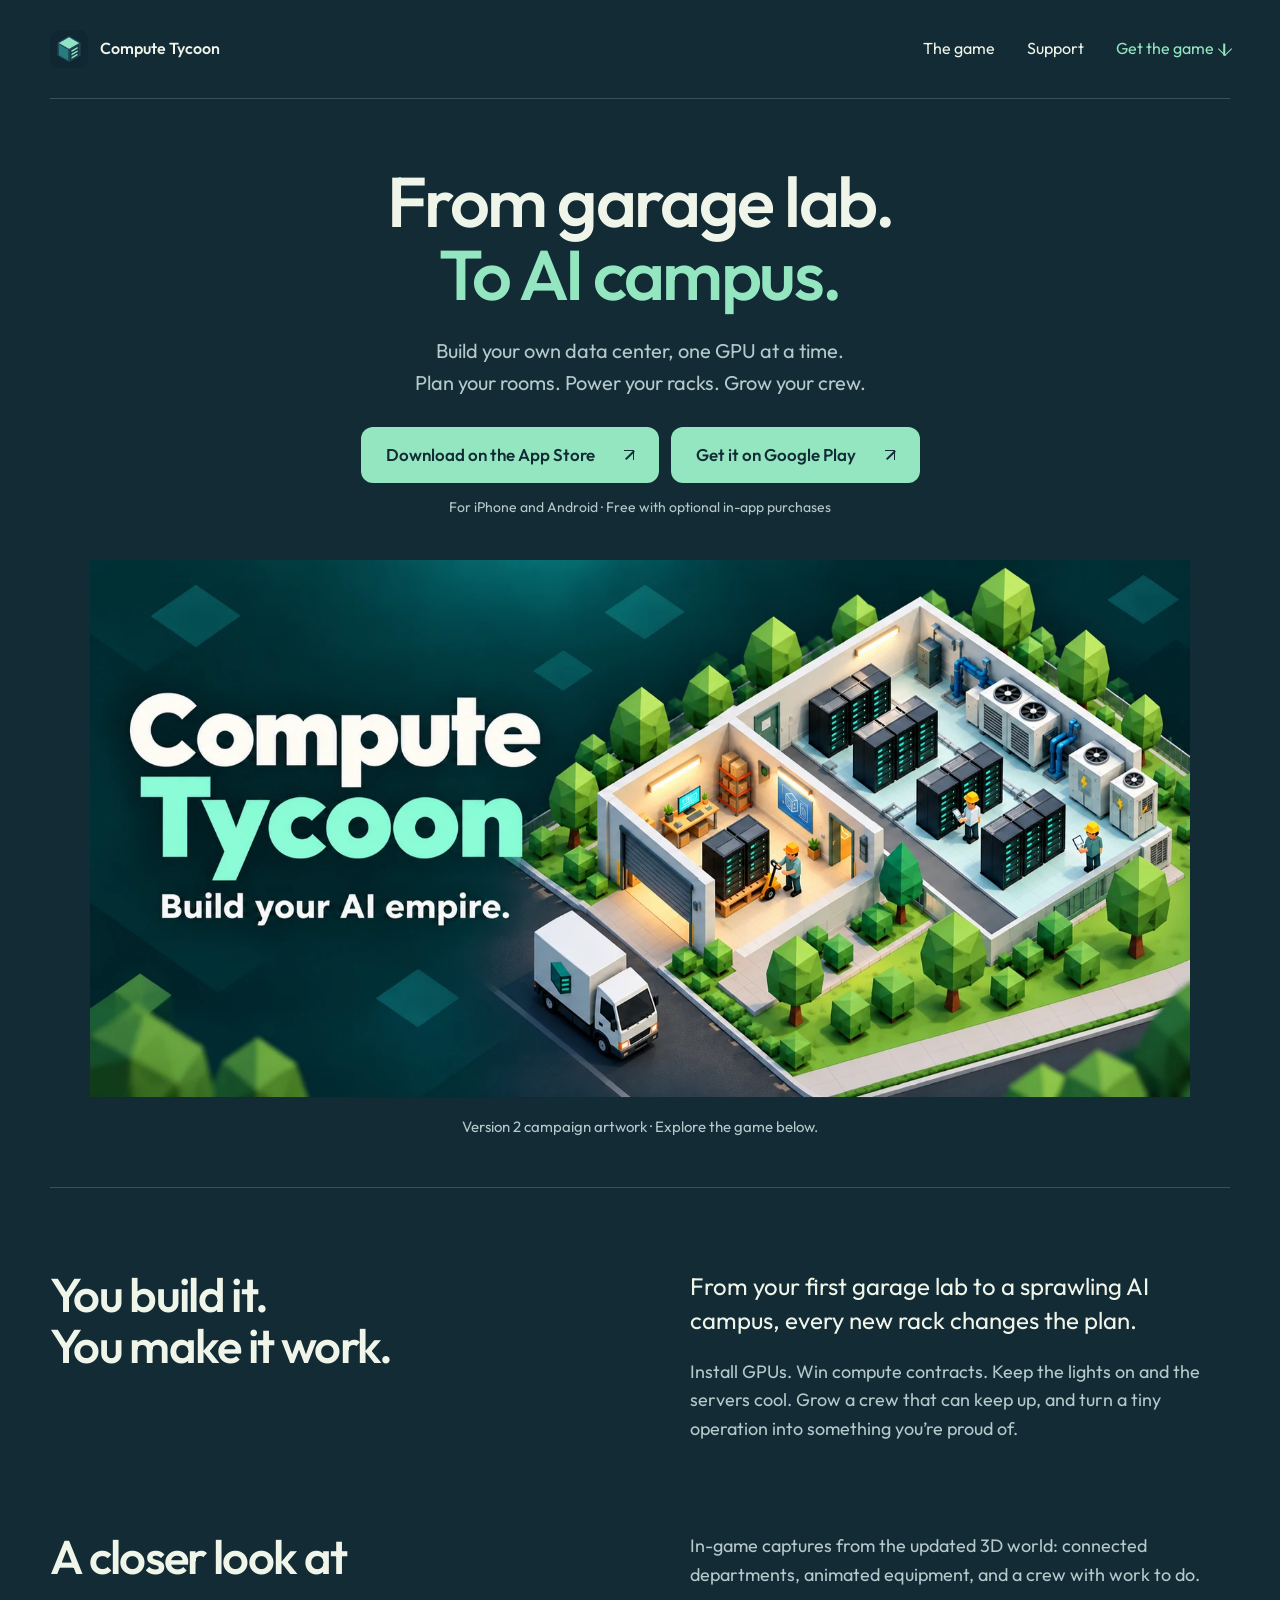
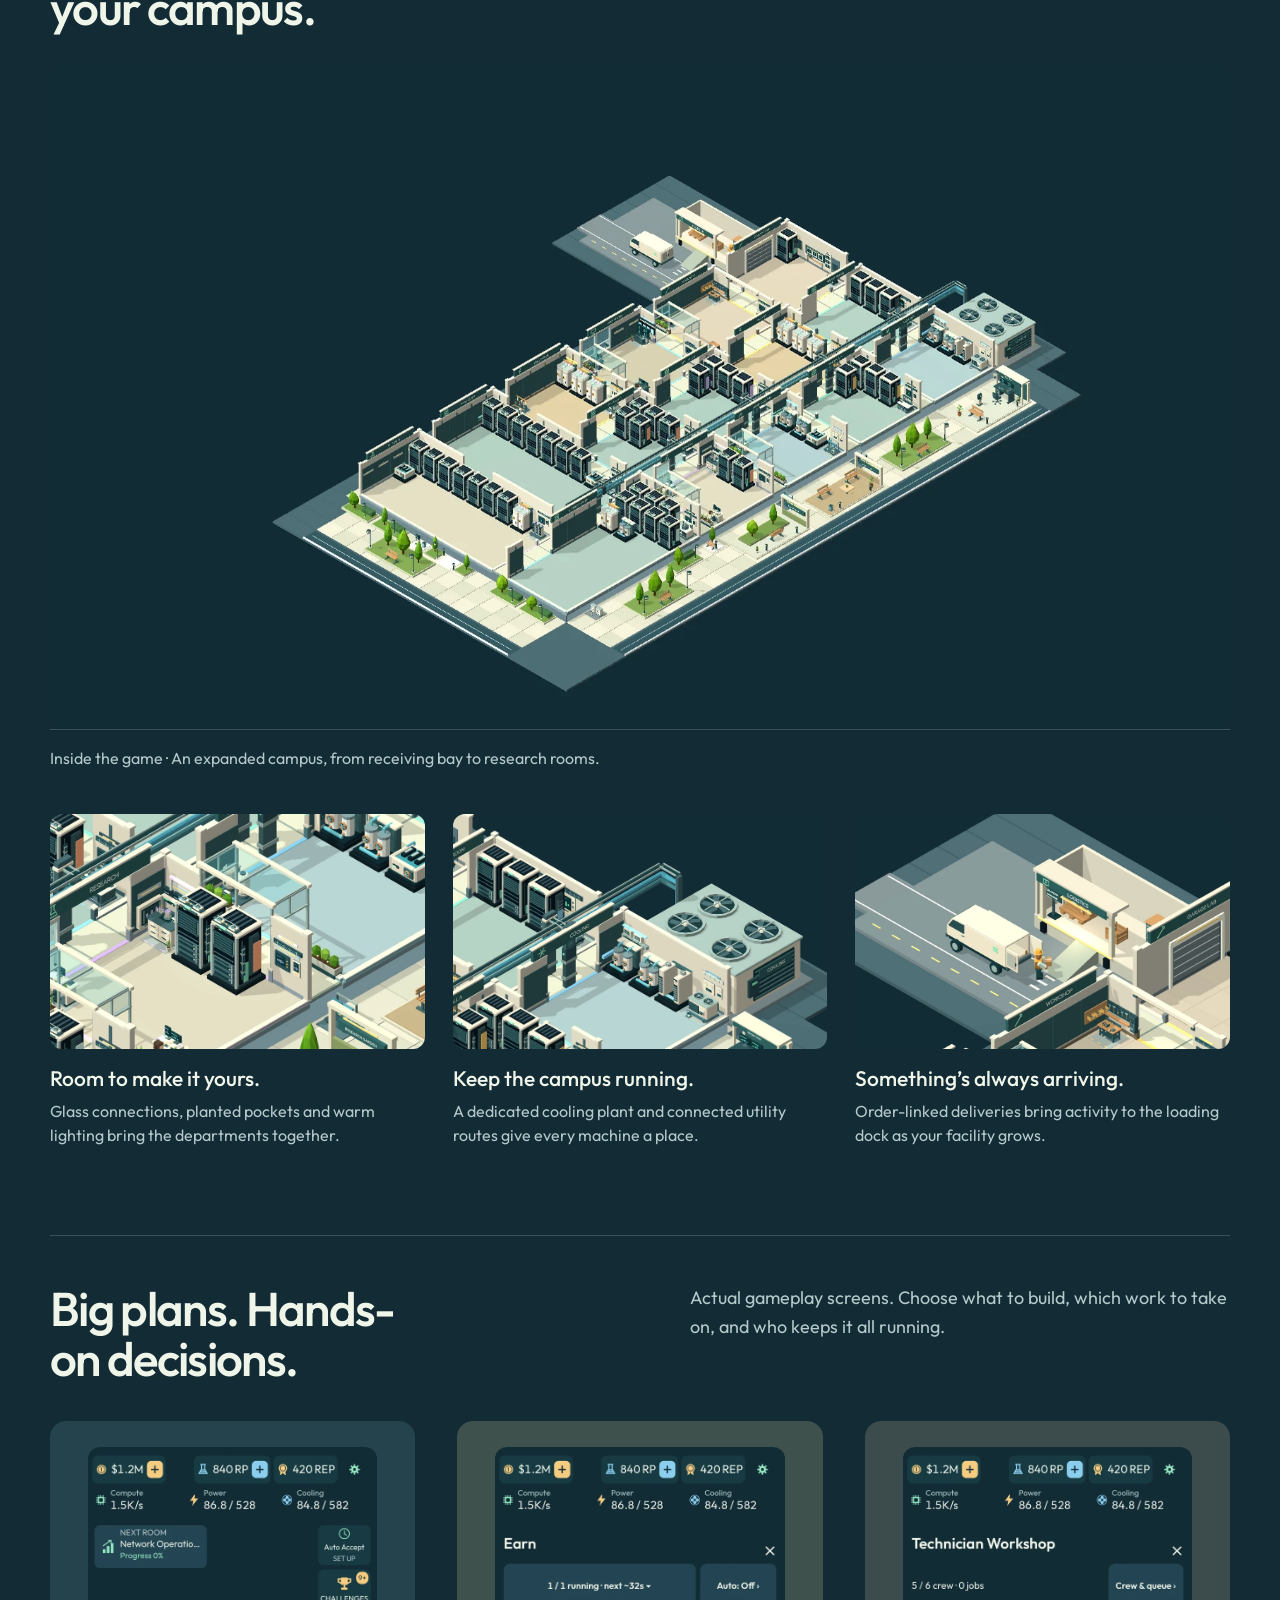
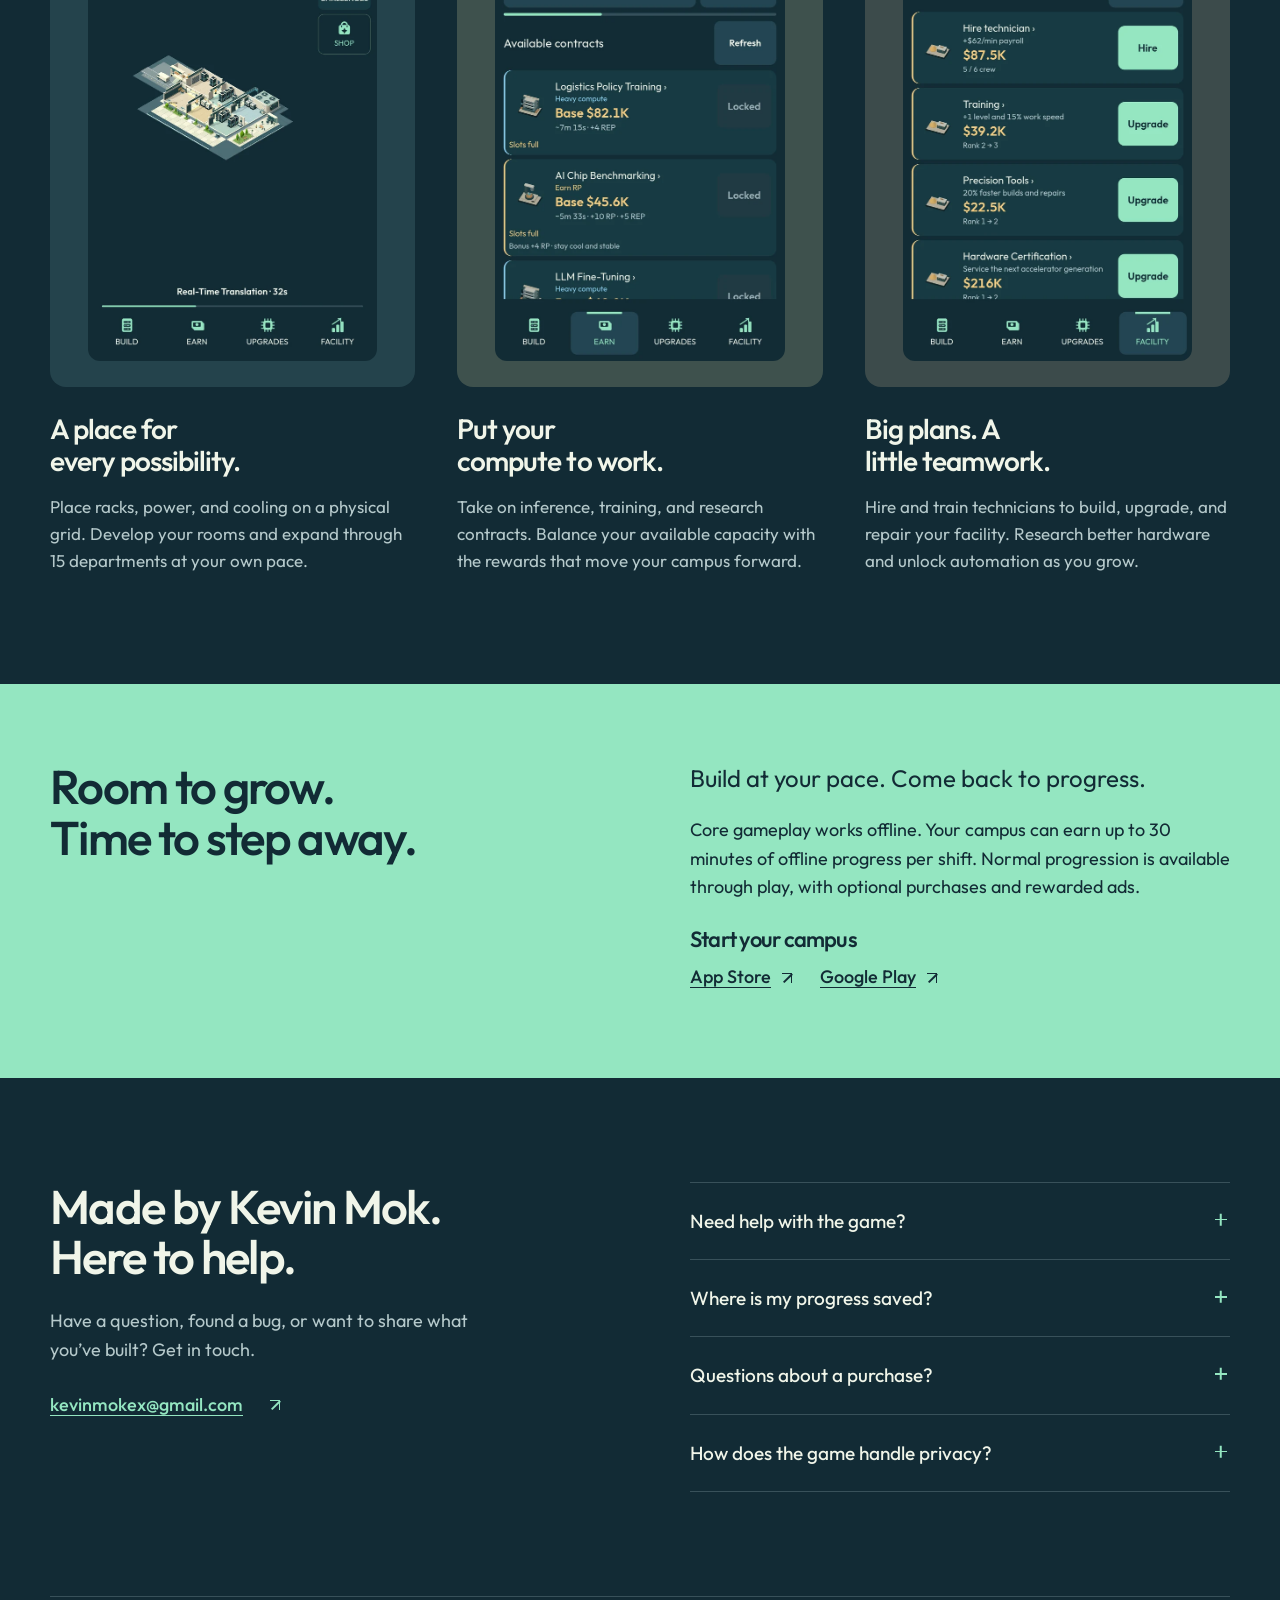
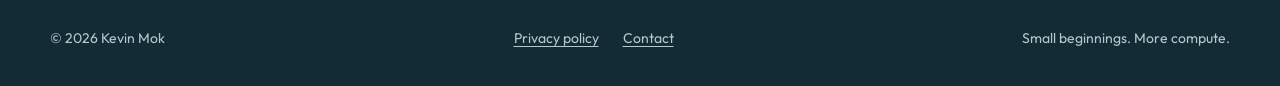
<file: index.html>
<!doctype html>
<html lang="en">
<head>
  <meta charset="utf-8">
  <meta name="viewport" content="width=device-width, initial-scale=1">
  <meta name="theme-color" content="#122b35">
  <meta name="description" content="Build your own data center, one GPU at a time. Compute Tycoon is an idle strategy game for iPhone and Android by independent developer Kevin Mok.">
  <meta property="og:title" content="Compute Tycoon — From garage lab to AI campus">
  <meta property="og:description" content="Your own little world of big compute. Build, upgrade, and run a growing AI campus.">
  <meta property="og:type" content="website">
  <meta property="og:image" content="https://mightyjuke.github.io/data-center-typhoon-public/assets/v2-share.jpg">
  <meta property="og:image:alt" content="Compute Tycoon campaign artwork: an isometric AI data center with server racks, cooling equipment, technicians and a delivery truck.">
  <meta property="og:url" content="https://mightyjuke.github.io/data-center-typhoon-public/">
  <meta name="twitter:card" content="summary_large_image">
  <link rel="canonical" href="https://mightyjuke.github.io/data-center-typhoon-public/">
  <link rel="icon" href="assets/icon.png" type="image/png">
  <link rel="preload" href="assets/Outfit.ttf" as="font" type="font/ttf" crossorigin>
  <link rel="stylesheet" href="styles.css">
  <title>Compute Tycoon — A game by Kevin Mok</title>
</head>
<body>
<!-- THESIS: A miniature compute campus invites players into a real game.
OWN-WORLD: Inherit the game's deep teal, ivory, mint, gold, Outfit type and low-poly artwork.
STORY: Meet the game, explore its systems, download it, find the developer.
FIRST VIEWPORT: Compact masthead; centered garage-to-campus headline and two store actions; broad v2 campaign illustration. Explicitly labeled current in-game captures follow, including the campus, Research, Cooling and Logistics.
FORM: Open campus composition, grounded candidate 3, seed e8cb3784. A single scene arrival animates from its already-visible resting plane; reduced motion disables it.
FINISH: unreviewed and undocumented is unfinished; this build ends with the finish review, the verdict, and DESIGN.md -->
  <a class="skip-link" href="#main">Skip to content</a>
  <header class="site-header wrap">
    <a class="brand" href="./" aria-label="Compute Tycoon home"><img src="assets/icon.png" width="38" height="38" alt=""><span>Compute Tycoon</span></a>
    <nav aria-label="Main navigation"><a href="#game">The game</a><a href="#support">Support</a><a class="nav-download" href="#download">Get the game <span class="arrow arrow-down" aria-hidden="true"></span></a></nav>
  </header>
  <main id="main">
    <section class="hero" aria-labelledby="hero-title">
      <div class="hero-copy wrap">
        <h1 id="hero-title">From garage lab.<br><span>To AI campus.</span></h1>
        <p>Build your own data center, one GPU at a time.<br class="desktop-break"> Plan your rooms. Power your racks. Grow your crew.</p>
        <div class="store-actions" id="download" aria-label="Download Compute Tycoon">
          <a class="button" href="https://apps.apple.com/app/id6808952625">Download on the App Store <span class="arrow" aria-hidden="true"></span></a>
          <a class="button" href="https://play.google.com/store/apps/details?id=com.computetycoon.game">Get it on Google Play <span class="arrow" aria-hidden="true"></span></a>
        </div>
        <p class="availability">For iPhone and Android · Free with optional in-app purchases</p>
      </div>
      <figure class="campus"><img src="assets/v2-campaign.webp" srcset="assets/v2-campaign-small.webp 800w, assets/v2-campaign.webp 1600w" sizes="(max-width: 700px) 100vw, (max-width: 1500px) 1100px, 1180px" width="1600" height="781" fetchpriority="high" alt="Compute Tycoon. Build your AI empire. Illustrated garage and server campus with technicians, cooling equipment, greenery and a delivery truck."><figcaption>Version 2 campaign artwork · Explore the game below.</figcaption></figure>
    </section>
    <section class="intro wrap" id="game" aria-labelledby="intro-title">
      <h2 id="intro-title">You build it.<br>You make it work.</h2>
      <div><p class="lead">From your first garage lab to a sprawling AI campus, every new rack changes the plan.</p><p>Install GPUs. Win compute contracts. Keep the lights on and the servers cool. Grow a crew that can keep up, and turn a tiny operation into something you’re proud of.</p></div>
    </section>
    <section class="world wrap" aria-labelledby="world-title">
      <div class="section-heading"><h2 id="world-title">A closer look at your campus.</h2><p>In-game captures from the updated 3D world: connected departments, animated equipment, and a crew with work to do.</p></div>
      <figure class="world-overview"><a href="assets/v2-campus.webp" aria-label="View the full in-game campus capture"><img src="assets/v2-campus.webp" width="1672" height="941" loading="lazy" alt="In-game overview of the expanded campus, with department signs, server halls, glass connections, gardens, a cooling plant and a loading dock."></a><figcaption>Inside the game · An expanded campus, from receiving bay to research rooms.</figcaption></figure>
      <div class="world-details">
        <figure><a href="assets/v2-research.webp" aria-label="View the Research department capture"><img src="assets/v2-research.webp" width="1000" height="563" loading="lazy" alt="In-game Research department with detailed server racks, glass walls, planters and warm wall lights."></a><figcaption><strong>Room to make it yours.</strong> Glass connections, planted pockets and warm lighting bring the departments together.</figcaption></figure>
        <figure><a href="assets/v2-cooling.webp" aria-label="View the cooling plant capture"><img src="assets/v2-cooling.webp" width="1000" height="563" loading="lazy" alt="In-game outdoor cooling plant with large fans and blue utility pipes connected to the campus."></a><figcaption><strong>Keep the campus running.</strong> A dedicated cooling plant and connected utility routes give every machine a place.</figcaption></figure>
        <figure><a href="assets/v2-logistics.webp" aria-label="View the loading dock capture"><img src="assets/v2-logistics.webp" width="1000" height="714" loading="lazy" alt="In-game Logistics bay with an open delivery van and a worker handling a parcel beside the workshop."></a><figcaption><strong>Something’s always arriving.</strong> Order-linked deliveries bring activity to the loading dock as your facility grows.</figcaption></figure>
      </div>
    </section>
    <div class="section-heading wrap gameplay-heading"><h2>Big plans. Hands-on decisions.</h2><p>Actual gameplay screens. Choose what to build, which work to take on, and who keeps it all running.</p></div>
    <section class="gameplay wrap" aria-label="Explore the gameplay">
      <article class="game-feature"><a class="shot" href="assets/v2-build.webp" aria-label="View the full gameplay screen"><img src="assets/v2-build.webp" width="660" height="1173" loading="lazy" alt="Current Compute Tycoon gameplay showing a growing campus, compute production, power and cooling capacity, and the Build, Earn, Upgrades and Facility tabs."></a><div class="feature-copy"><h3>A place for every possibility.</h3><p>Place racks, power, and cooling on a physical grid. Develop your rooms and expand through 15 departments at your own pace.</p></div></article>
      <article class="game-feature"><a class="shot" href="assets/v2-contracts.webp" aria-label="View the full contracts screen"><img src="assets/v2-contracts.webp" width="660" height="1173" loading="lazy" alt="Current contracts screen showing an active workload, its progress and available compute contracts."></a><div class="feature-copy"><h3>Put your compute to work.</h3><p>Take on inference, training, and research contracts. Balance your available capacity with the rewards that move your campus forward.</p></div></article>
      <article class="game-feature"><a class="shot" href="assets/v2-crew.webp" aria-label="View the full technician workshop screen"><img src="assets/v2-crew.webp" width="660" height="1173" loading="lazy" alt="Current technician workshop with crew capacity and hiring, training, tools and certification options."></a><div class="feature-copy"><h3>Big plans. A little teamwork.</h3><p>Hire and train technicians to build, upgrade, and repair your facility. Research better hardware and unlock automation as you grow.</p></div></article>
    </section>
    <section class="play-your-way">
      <div class="wrap play-layout">
        <h2>Room to grow.<br>Time to step away.</h2>
        <div>
          <p class="lead">Build at your pace. Come back to progress.</p>
          <p>Core gameplay works offline. Your campus can earn up to 30 minutes of offline progress per shift. Normal progression is available through play, with optional purchases and rewarded ads.</p>
          <h3 id="campus-download-title">Start your campus</h3>
          <div class="campus-store-links" role="group" aria-labelledby="campus-download-title">
            <a class="text-link" href="https://apps.apple.com/app/id6808952625">App Store <span class="arrow" aria-hidden="true"></span></a>
            <a class="text-link" href="https://play.google.com/store/apps/details?id=com.computetycoon.game">Google Play <span class="arrow" aria-hidden="true"></span></a>
          </div>
        </div>
      </div>
    </section>
    <section class="support wrap" id="support" aria-labelledby="support-title">
      <div class="support-heading"><h2 id="support-title">Made by Kevin Mok.<br>Here to help.</h2><p>Have a question, found a bug, or want to share what you’ve built? Get in touch.</p><a class="text-link" href="mailto:kevinmokex@gmail.com">kevinmokex@gmail.com <span class="arrow" aria-hidden="true"></span></a></div>
      <div class="questions">
        <details><summary>Need help with the game?</summary><p>Email a description of the issue, your device model, and the app version. A screenshot can help explain what happened. Please don’t send passwords or payment details.</p></details>
        <details><summary>Where is my progress saved?</summary><p>Your game progress is saved on your device. Deleting the app may remove it. Offline progression is capped at 30 minutes per shift.</p></details>
        <details id="purchase-help">
          <summary>Questions about a purchase?</summary>
          <p>If your Supporter Pack is missing, sign in to the App Store or Google Play with the account you used to buy it. Open the in-game <strong>Shop</strong> and tap <strong>Restore purchases</strong> below the Supporter Pack.</p>
          <p>Each in-game cash or research point pack is credited once per purchase. If you paid for a pack and it’s still missing, <a href="mailto:kevinmokex@gmail.com">email Kevin</a> with the pack name and the store you used.</p>
          <p>For billing questions or a refund request, use the help page for the store on your receipt. Visit <a href="https://support.apple.com/billing">Apple billing support</a> or <a href="https://support.google.com/googleplay/answer/1050566">Google Play purchase support</a>.</p>
        </details>
        <details><summary>How does the game handle privacy?</summary><p>Read the <a href="https://medium.com/@kevinmok/compute-tycoon-data-center-tycoon-privacy-policy-ca313c806670">Compute Tycoon privacy policy</a> for information about local saves, optional ads, purchases, and support communications.</p></details>
      </div>
    </section>
  </main>
  <footer class="site-footer wrap"><p>© 2026 Kevin Mok</p><div><a href="https://medium.com/@kevinmok/compute-tycoon-data-center-tycoon-privacy-policy-ca313c806670">Privacy policy</a><a href="mailto:kevinmokex@gmail.com">Contact</a></div><p>Small beginnings. More compute.</p></footer>
</body>
</html>
</file>
<file: styles.css>
@font-face{font-family:Outfit;src:url('assets/Outfit.ttf') format('truetype');font-weight:100 900;font-display:swap}
:root{color-scheme:dark;--ink:#122b35;--text:#f0f5e9;--mint:#94e6c1;--muted:#b5c9cb;--line:#38515a;--gold:#f6cc80;--max:1180px}
*{box-sizing:border-box}
html{scroll-behavior:smooth;scroll-padding-top:28px;scrollbar-color:var(--muted) var(--ink)}
body{margin:0;background:var(--ink);color:var(--text);font-family:Outfit,system-ui,sans-serif;font-size:18px;line-height:1.6;-webkit-font-smoothing:antialiased}
::selection{color:var(--ink);background:var(--mint)}
a{color:inherit;text-underline-offset:.24em}
a,summary{ -webkit-tap-highlight-color:transparent}
a:focus-visible,summary:focus-visible{outline:3px solid var(--gold);outline-offset:6px}
a:hover{color:var(--mint)}
.play-your-way a:focus-visible{outline-color:var(--ink)}
.arrow{display:inline-block;position:relative;width:10px;height:10px;flex-shrink:0;border-top:1.5px solid currentColor;border-right:1.5px solid currentColor;margin-left:3px}
.arrow::after{content:'';position:absolute;height:1.5px;width:12px;background:currentColor;right:-1px;top:-1px;transform-origin:right center;transform:rotate(-45deg)}
.arrow-down{transform:rotate(135deg);margin-top:-4px}
img{display:block;max-width:100%;height:auto}
h1,h2,h3,p,figure{margin:0}
h1,h2,h3{font-weight:550;line-height:1.07;text-wrap:balance;letter-spacing:-.035em}
p{max-width:68ch}
.wrap{width:min(var(--max),calc(100% - 96px));margin-inline:auto}
.site-header{display:flex;justify-content:space-between;align-items:center;gap:24px;padding-block:26px;border-bottom:1px solid var(--line);font-size:16px}
.brand{display:inline-flex;align-items:center;gap:12px;text-decoration:none;font-weight:550;white-space:nowrap}
.brand img{border-radius:9px}
nav{display:flex;align-items:center;gap:32px}nav a{text-decoration:none;padding-block:10px}.nav-download{color:var(--mint)}
.hero{text-align:center;overflow:hidden;padding-top:66px}
h1{font-size:clamp(44px,5.5vw,78px);line-height:1.04}h1 span{color:var(--mint)}
.hero-copy>p{margin:24px auto 0;font-size:20px;color:var(--muted)}
.store-actions{display:flex;justify-content:center;align-items:center;gap:12px;margin-top:28px;scroll-margin-top:28px}
.button{display:inline-flex;justify-content:center;align-items:center;gap:26px;min-height:56px;padding:14px 25px;background:var(--mint);color:var(--ink);border-radius:12px;text-decoration:none;font-size:17px;font-weight:550;transition:background .2s ease}
.button:hover{color:var(--ink);background:#b6f3d9}
.hero-copy .availability{font-size:14px;margin-top:13px;color:var(--muted)}
.campus{max-width:1100px;margin:42px auto 0;position:relative}
.campus img{width:100%;animation:scene-arrival 1.1s cubic-bezier(.16,1,.3,1) both}
.campus figcaption{position:relative;padding:18px 20px 48px;color:var(--muted);font-size:15px}
@keyframes scene-arrival{from{transform:translateY(22px);clip-path:inset(0 0 2% 0)}to{transform:translateY(0);clip-path:inset(0)}}
.intro{padding-top:82px;padding-bottom:64px;border-top:1px solid var(--line);display:grid;grid-template-columns:1fr 1fr;gap:100px;align-items:start}
h2{font-size:clamp(34px,3.7vw,52px)}.lead{font-size:24px;line-height:1.4;color:var(--text)}
.intro p+p,.play-layout p+p{margin-top:20px;color:var(--muted)}
.gameplay{display:grid;grid-template-columns:repeat(3,minmax(0,1fr));gap:42px;padding-bottom:110px}
.shot{display:block;padding:26px 38px;background:#24434c;border-radius:16px;overflow:hidden}
.shot img{width:100%;border-radius:12px}
.game-feature:nth-child(2) .shot{background:#3e514d}.game-feature:nth-child(3) .shot{background:#3c4b4b}
.feature-copy{padding-top:26px}.feature-copy h3{font-size:28px;max-width:15ch;line-height:1.13}.feature-copy p{font-size:17px;color:var(--muted);margin-top:16px}
.play-your-way{background:var(--mint);color:var(--ink);padding-block:78px}.play-layout{display:grid;grid-template-columns:1fr 1fr;gap:100px}.play-layout .lead,.play-layout p+p{color:var(--ink)}
.text-link{display:inline-flex;align-items:center;gap:24px;font-weight:500;text-decoration-thickness:1px;margin-top:26px}.play-your-way a:hover{color:#245341}
.play-layout h3{margin-top:26px;font-size:22px}
.campus-store-links{display:flex;flex-wrap:wrap;gap:0 28px;margin-top:4px}
.campus-store-links .text-link{margin-top:0;min-height:44px;gap:8px}
.support{padding-block:104px;display:grid;grid-template-columns:1fr 1fr;gap:100px}.support-heading>p{color:var(--muted);margin-top:24px;font-size:18px;max-width:36ch}.support-heading .text-link{color:var(--mint)}
details{border-bottom:1px solid var(--line)}details:first-child{border-top:1px solid var(--line)}summary{cursor:pointer;font-size:19px;padding:23px 30px 23px 0;position:relative;list-style:none;font-weight:450}summary::-webkit-details-marker{display:none}summary::after,summary::before{content:'';position:absolute;right:3px;top:36px;width:12px;height:1.5px;background:var(--mint)}summary::before{transform:rotate(90deg)}details[open] summary::before{display:none}details p{font-size:17px;color:var(--muted);padding:0 25px 25px 0}details a{color:var(--mint)}summary:hover{color:var(--mint)}
.site-footer{display:flex;align-items:center;justify-content:space-between;gap:28px;border-top:1px solid var(--line);padding-block:30px 36px;font-size:14px;color:var(--muted)}.site-footer div{display:flex;gap:24px}
.skip-link{position:absolute;left:20px;top:-100px;z-index:10;padding:12px 20px;background:var(--mint);color:var(--ink)}.skip-link:focus{top:14px}
@media(min-width:1500px){.hero{padding-top:82px}.campus{max-width:1180px}}
@media(max-width:1000px){.wrap{width:calc(100% - 64px)}.intro,.play-layout,.support{gap:48px}.gameplay{gap:24px}.shot{padding:20px 20px 0;height:370px}.feature-copy h3{font-size:25px}.site-footer>p:last-child{display:none}}
@media(max-width:700px){.wrap{width:calc(100% - 40px)}.site-header{padding-block:18px;gap:14px}.brand{font-size:16px;gap:9px}.brand img{width:32px;height:32px}nav{gap:20px;font-size:15px}nav a:first-child,.nav-download{display:none}.hero{padding-top:45px}h1{font-size:clamp(37px,9vw,57px);line-height:1.07}.hero-copy>p{font-size:18px;max-width:31ch;margin-top:23px}.desktop-break{display:none}.store-actions{flex-direction:column;align-items:stretch;width:min(100%,285px);margin:24px auto 0}.button{font-size:16px;gap:20px}.hero-copy .availability{font-size:12px}.campus{width:112%;max-width:none;margin-left:-6%;margin-top:22px}.campus figcaption{font-size:13px;margin-top:-8px;padding-bottom:40px}.intro{display:block;padding-block:48px 38px}.intro>div{margin-top:24px}.lead{font-size:22px}.intro p+p{font-size:17px;margin-top:14px}.gameplay{display:block;padding-bottom:54px}.game-feature{display:grid;grid-template-columns:42% 1fr;gap:22px;align-items:center;padding-block:24px;border-top:1px solid var(--line)}.shot{padding:12px 12px 0;height:285px;border-radius:12px}.feature-copy{padding-top:0}.feature-copy h3{font-size:25px}.feature-copy p{font-size:15px;line-height:1.55;margin-top:12px}.play-your-way{padding-block:48px}.play-layout,.support{display:block}.play-layout>div{margin-top:24px}.play-layout p+p{font-size:17px}.support{padding-block:56px}.questions{margin-top:38px}summary{font-size:18px}.site-footer{align-items:flex-start;gap:20px;flex-wrap:wrap;padding-block:25px}.site-footer div{gap:20px}.support-heading .text-link{font-size:18px}}
@media(max-width:380px){.game-feature{gap:16px;grid-template-columns:40% 1fr}.feature-copy h3{font-size:22px}.shot{height:265px}.site-footer{font-size:13px}}
@media(prefers-reduced-motion:reduce){html{scroll-behavior:auto}.campus img{animation:none}.button{transition:none}}

/* The v2 imagery extends the existing teal stage, with captions separating
   campaign illustration from unaltered in-game captures. */
.section-heading{display:grid;grid-template-columns:1fr 1fr;gap:100px;align-items:start}
.section-heading p{color:var(--muted);font-size:18px}
.world{padding-block:24px 88px}
.world-overview{margin-top:32px}
.world a{display:block;border-radius:12px}
.world img{width:100%;border-radius:12px}
.world figcaption{color:var(--muted);font-size:16px;line-height:1.5;padding-top:16px}
.world-overview figcaption{border-top:1px solid var(--line)}
.world-details{display:grid;grid-template-columns:repeat(3,minmax(0,1fr));gap:28px;margin-top:44px}
.world-details img{aspect-ratio:16/10;object-fit:cover}
.world-details strong{display:block;color:var(--text);font-size:21px;font-weight:500;margin-bottom:8px;line-height:1.25}
.gameplay-heading{padding-block:48px 36px;border-top:1px solid var(--line)}
@media(max-width:1000px){
  .section-heading{gap:48px}
  .world-details{gap:20px}
  .shot{height:auto;padding:20px}
}
@media(max-width:700px){
  .campus{width:100%;margin:32px auto 0}
  .campus figcaption{margin:0;padding:16px 20px 32px;font-size:12px}
  .section-heading{display:block}
  .section-heading p{margin-top:20px;font-size:17px}
  .world{padding-block:8px 48px}
  .world-overview{margin-top:24px}
  .world figcaption{font-size:15px}
  .world-details{grid-template-columns:1fr;gap:32px;margin-top:32px}
  .gameplay-heading{padding-block:40px 8px}
  .game-feature{display:block;padding-block:28px;border-top:0}
  .shot{width:min(100%,320px);height:auto;padding:22px;margin-inline:auto}
  .feature-copy{padding-top:22px;max-width:38ch;margin-inline:auto}
  .feature-copy h3{max-width:100%}
  .feature-copy p{font-size:17px}
}
</file>
